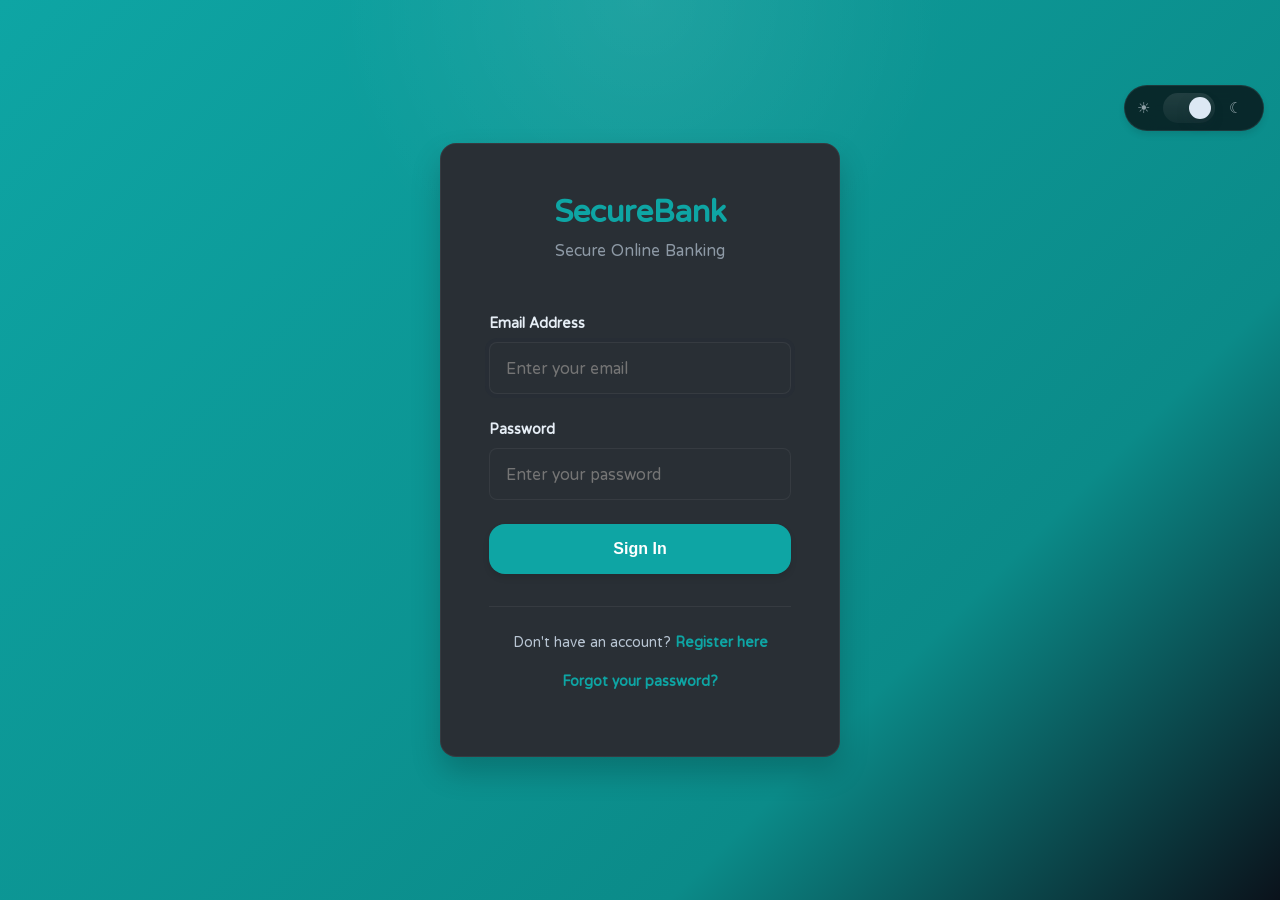
<file: index.html>
<!DOCTYPE html>
<html lang="en">
<head>
    <meta charset="UTF-8">
    <meta name="viewport" content="width=device-width, initial-scale=1.0">
    <meta name="description" content="Secure Online Banking Platform">
    <meta name="theme-color" content="#1a2332">
    <title>SecureBank - Online Banking</title>
    <link rel="preconnect" href="https://fonts.googleapis.com">
    <link rel="preconnect" href="https://fonts.gstatic.com" crossorigin>
    <link href="https://fonts.googleapis.com/css2?family=Huninn&display=swap" rel="stylesheet">
    <script>
        (function () {
            window.__API_BASE__ = '/index.php/api';
            window.__CRUD_BASE__ = '/public/crud_handler.php';
            var key = 'theme';
            var dark = 'dark';
            var light = 'light';
            var theme = localStorage.getItem(key);
            if (theme !== dark && theme !== light) {
                theme = dark;
                localStorage.setItem(key, theme);
            }
            document.documentElement.dataset.theme = theme;
            document.documentElement.classList.toggle(dark, theme === dark);
            document.documentElement.style.colorScheme = theme;
            var meta = document.querySelector('meta[name="theme-color"]');
            if (meta) meta.setAttribute('content', theme === dark ? '#0b0f13' : '#1a2332');
        })();
    </script>
    
    <link rel="stylesheet" href="assets/css/main.css">
    <link rel="stylesheet" href="assets/css/responsive.css">
    <link rel="stylesheet" href="assets/css/components.css">
</head>
<body>
    <div id="app">
        <!-- Login View -->
        <section id="login-view" class="auth-view active">
            <div class="auth-container">
                <div class="auth-card">
                    <div class="auth-header">
                        <h1>SecureBank</h1>
                        <p>Secure Online Banking</p>
                    </div>
                    
                    <form id="login-form" class="auth-form" method="post">
                        <div class="form-group">
                            <label for="login-email">Email Address</label>
                            <input 
                                type="email" 
                                id="login-email" 
                                name="email" 
                                placeholder="Enter your email"
                                required 
                                autofocus
                            >
                            <span class="error-message" id="login-email-error"></span>
                        </div>
                        
                        <div class="form-group">
                            <label for="login-password">Password</label>
                            <input 
                                type="password" 
                                id="login-password" 
                                name="password" 
                                placeholder="Enter your password"
                                required
                            >
                            <span class="error-message" id="login-password-error"></span>
                        </div>
                        
                        <button type="submit" id="login-submit-btn" class="btn btn-primary btn-block">
                            <span>Sign In</span>
                            <span class="loader" style="display: none;"></span>
                        </button>
                        
                        <div class="form-error" id="login-error" style="display: none;"></div>
                    </form>
                    
                    <div class="auth-footer">
                        <p>Don't have an account? <a href="#" onclick="switchView('register')">Register here</a></p>
                        <p><a href="#" onclick="switchView('forgot-password')">Forgot your password?</a></p>
                    </div>
                </div>
            </div>
        </section>
        
        <!-- Register View -->
        <section id="register-view" class="auth-view">
            <div class="auth-container">
                <div class="auth-card">
                    <div class="auth-header">
                        <h1>Create Account</h1>
                        <p>Join SecureBank Today</p>
                    </div>
                    
                    <form id="register-form" class="auth-form" method="post">
                        <div class="form-row">
                            <div class="form-group">
                                <label for="reg-first-name">First Name</label>
                                <input 
                                    type="text" 
                                    id="reg-first-name" 
                                    name="first_name" 
                                    placeholder="First name"
                                    required
                                >
                                <span class="error-message" id="reg-first-name-error"></span>
                            </div>
                            
                            <div class="form-group">
                                <label for="reg-last-name">Last Name</label>
                                <input 
                                    type="text" 
                                    id="reg-last-name" 
                                    name="last_name" 
                                    placeholder="Last name"
                                    required
                                >
                                <span class="error-message" id="reg-last-name-error"></span>
                            </div>
                        </div>
                        
                        <div class="form-group">
                            <label for="reg-email">Email Address</label>
                            <input 
                                type="email" 
                                id="reg-email" 
                                name="email" 
                                placeholder="Enter your email"
                                required
                            >
                            <span class="error-message" id="reg-email-error"></span>
                        </div>
                        
                        <div class="form-group">
                            <label for="reg-dob">Date of Birth</label>
                            <input 
                                type="date" 
                                id="reg-dob" 
                                name="date_of_birth" 
                                required
                            >
                            <span class="error-message" id="reg-dob-error"></span>
                        </div>
                        
                        <div class="form-group">
                            <label for="reg-phone">Phone Number</label>
                            <input 
                                type="tel" 
                                id="reg-phone" 
                                name="phone_number" 
                                placeholder="(123) 456-7890"
                            >
                            <span class="error-message" id="reg-phone-error"></span>
                        </div>
                        
                        <div class="form-group">
                            <label for="reg-password">Password</label>
                            <input 
                                type="password" 
                                id="reg-password" 
                                name="password" 
                                placeholder="Letters and numbers only"
                                required
                            >
                            <div class="password-strength" id="password-strength"></div>
                            <span class="error-message" id="reg-password-error"></span>
                            <small class="form-hint">
                                Password must be at least 8 characters long and contain only letters and numbers.
                            </small>
                        </div>
                        
                        <div class="form-group">
                            <label for="reg-password-confirm">Confirm Password</label>
                            <input 
                                type="password" 
                                id="reg-password-confirm" 
                                name="password_confirm" 
                                placeholder="Confirm your password"
                                required
                            >
                            <span class="error-message" id="reg-password-confirm-error"></span>
                        </div>
                        
                        <div class="form-group checkbox">
                            <input 
                                type="checkbox" 
                                id="terms" 
                                name="terms" 
                                required
                            >
                            <label for="terms">I agree to the Terms of Service and Privacy Policy</label>
                        </div>
                        
                        <button type="submit" id="register-submit-btn" class="btn btn-primary btn-block">
                            <span>Create Account</span>
                            <span class="loader" style="display: none;"></span>
                        </button>
                        
                        <div class="form-error" id="register-error" style="display: none;"></div>
                        <div class="form-success" id="register-success" style="display: none;"></div>
                    </form>
                    
                    <div class="auth-footer">
                        <p>Already have an account? <a href="#" onclick="switchView('login')">Sign in here</a></p>
                    </div>
                </div>
            </div>
        </section>
        
        <!-- Dashboard View -->
        <section id="dashboard-view" class="main-view">
            <nav class="navbar">
                <div class="navbar-brand">
                    <h2>SecureBank</h2>
                </div>
                <ul class="navbar-menu">
                    <li><a href="#" onclick="loadDashboard()">Dashboard</a></li>
                    <li><a href="#" onclick="switchView('transactions')">Transactions</a></li>
                    <li><a href="#" onclick="switchView('profile')">Profile</a></li>
                    <li><a href="#" onclick="logout()" class="btn-logout">Logout</a></li>
                </ul>
            </nav>
            
            <div class="container">
                <header class="dashboard-header">
                    <h1>Welcome, <span id="user-name">User</span>!</h1>
                    <p>Here's your account overview</p>
                </header>
                
                <!-- Accounts Summary -->
                <section class="accounts-section">
                    <h2>Your Accounts</h2>
                    <div id="accounts-grid" class="grid grid-3">
                        <div class="account-card loading">
                            <p>Loading accounts...</p>
                        </div>
                    </div>
                </section>
                
                <!-- Quick Actions -->
                <section class="actions-section">
                    <h2>Quick Actions</h2>
                    <div class="action-buttons">
                        <button class="btn btn-action" onclick="switchView('deposit')">
                            <span class="icon">➕</span>
                            <span>Deposit</span>
                        </button>
                        <button class="btn btn-action" onclick="switchView('withdraw')">
                            <span class="icon">➖</span>
                            <span>Withdraw</span>
                        </button>
                        <button class="btn btn-action" onclick="switchView('transfer')">
                            <span class="icon">↔️</span>
                            <span>Transfer</span>
                        </button>
                        <button class="btn btn-action" onclick="switchView('beneficiaries')">
                            <span class="icon">👥</span>
                            <span>Beneficiaries</span>
                        </button>
                        <button class="btn btn-action" onclick="switchView('open-account')">
                            <span class="icon">🏦</span>
                            <span>Open Account</span>
                        </button>
                    </div>
                </section>
                
                <!-- Recent Transactions -->
                <section class="transactions-section">
                    <h2>Recent Transactions</h2>
                    <div id="recent-transactions" class="transactions-list">
                        <p class="loading">Loading transactions...</p>
                    </div>
                    <div class="section-footer">
                        <a href="#" onclick="switchView('transactions')" class="link">View all transactions →</a>
                    </div>
                </section>
            </div>
        </section>
        
        <!-- Transactions View -->
        <section id="transactions-view" class="main-view">
            <nav class="navbar">
                <div class="navbar-brand">
                    <button onclick="switchView('dashboard')" class="btn-back">Back</button>
                </div>
                <div class="navbar-title">Transaction History</div>
            </nav>
            
            <div class="container">
                <div class="filter-section">
                    <select id="account-filter" class="form-control" onchange="loadTransactionHistory()">
                        <option value="">All Accounts</option>
                    </select>
                </div>
                
                <div id="transactions-container" class="transactions-list">
                    <p class="loading">Loading transactions...</p>
                </div>
                
                <div id="pagination" class="pagination" style="display: none;"></div>
            </div>
        </section>
        
        <!-- Deposit View -->
        <section id="deposit-view" class="transaction-view">
            <nav class="navbar">
                <button onclick="switchView('dashboard')" class="btn-back">Back</button>
                <div class="navbar-title">Deposit Funds</div>
            </nav>
            
            <div class="container form-container">
                <form id="deposit-form" class="transaction-form">
                    <div class="form-group">
                        <label for="deposit-account">Select Account</label>
                        <select id="deposit-account" name="account_id" required>
                            <option value="">Choose an account...</option>
                        </select>
                    </div>
                    
                    <div class="form-group">
                        <label for="deposit-amount">Deposit Amount</label>
                        <div class="input-group">
                            <span class="currency">$</span>
                            <input 
                                type="number" 
                                id="deposit-amount" 
                                name="amount" 
                                placeholder="0.00"
                                min="0.01"
                                max="999999.99"
                                step="0.01"
                                required
                            >
                        </div>
                    </div>
                    
                    <div class="form-group">
                        <label for="deposit-description">Description (Optional)</label>
                        <input 
                            type="text" 
                            id="deposit-description" 
                            name="description" 
                            placeholder="e.g., Paycheck deposit"
                        >
                    </div>
                    
                    <button type="submit" class="btn btn-primary btn-block">Deposit Funds</button>
                    <div class="form-error" id="deposit-error" style="display: none;"></div>
                </form>
            </div>
        </section>
        
        <!-- Withdraw View -->
        <section id="withdraw-view" class="transaction-view">
            <nav class="navbar">
                <button onclick="switchView('dashboard')" class="btn-back">Back</button>
                <div class="navbar-title">Withdraw Funds</div>
            </nav>
            
            <div class="container form-container">
                <form id="withdraw-form" class="transaction-form">
                    <div class="form-group">
                        <label for="withdraw-account">Select Account</label>
                        <select id="withdraw-account" name="account_id" required>
                            <option value="">Choose an account...</option>
                        </select>
                        <span class="account-balance" id="withdraw-balance"></span>
                    </div>
                    
                    <div class="form-group">
                        <label for="withdraw-amount">Withdrawal Amount</label>
                        <div class="input-group">
                            <span class="currency">$</span>
                            <input 
                                type="number" 
                                id="withdraw-amount" 
                                name="amount" 
                                placeholder="0.00"
                                min="0.01"
                                max="999999.99"
                                step="0.01"
                                required
                            >
                        </div>
                    </div>
                    
                    <div class="form-group">
                        <label for="withdraw-description">Description (Optional)</label>
                        <input 
                            type="text" 
                            id="withdraw-description" 
                            name="description" 
                            placeholder="e.g., ATM withdrawal"
                        >
                    </div>
                    
                    <button type="submit" class="btn btn-primary btn-block">Withdraw Funds</button>
                    <div class="form-error" id="withdraw-error" style="display: none;"></div>
                </form>
            </div>
        </section>
        
        <!-- Transfer View -->
        <section id="transfer-view" class="transaction-view">
            <nav class="navbar">
                <button onclick="switchView('dashboard')" class="btn-back">Back</button>
                <div class="navbar-title">Transfer Funds</div>
            </nav>
            
            <div class="container form-container">
                <form id="transfer-form" class="transaction-form">
                    <div class="form-group">
                        <label for="transfer-from">From Account</label>
                        <select id="transfer-from" name="from_account_id" required onchange="updateTransferBalance()">
                            <option value="">Choose an account...</option>
                        </select>
                        <span class="account-balance" id="transfer-balance"></span>
                    </div>
                    
                    <div class="form-group">
                        <label for="transfer-to">To Account</label>
                        <div class="transfer-destination-toggle">
                            <label><input type="radio" name="transfer_destination_type" value="beneficiary" checked onchange="updateTransferDestinationType()"> Saved Beneficiary</label>
                            <label><input type="radio" name="transfer_destination_type" value="my_account" onchange="updateTransferDestinationType()"> My Account</label>
                        </div>
                        <select id="transfer-to" name="to_account_id" required>
                            <option value="">Choose destination...</option>
                        </select>
                    </div>
                    
                    <div class="form-group">
                        <label for="transfer-amount">Transfer Amount</label>
                        <div class="input-group">
                            <span class="currency">$</span>
                            <input 
                                type="number" 
                                id="transfer-amount" 
                                name="amount" 
                                placeholder="0.00"
                                min="0.01"
                                max="999999.99"
                                step="0.01"
                                required
                            >
                        </div>
                    </div>
                    
                    <div class="form-group">
                        <label for="transfer-description">Description (Optional)</label>
                        <input 
                            type="text" 
                            id="transfer-description" 
                            name="description" 
                            placeholder="e.g., Payment to John"
                        >
                    </div>
                    
                    <button type="submit" class="btn btn-primary btn-block">Transfer Funds</button>
                    <div class="form-error" id="transfer-error" style="display: none;"></div>
                </form>
            </div>
        </section>

        <!-- Open Account View -->
        <section id="open-account-view" class="transaction-view">
            <nav class="navbar">
                <button onclick="switchView('dashboard')" class="btn-back">Back</button>
                <div class="navbar-title">Open New Account</div>
            </nav>

            <div class="container form-container">
                <form id="create-account-form" class="transaction-form">
                    <div class="form-group">
                        <label for="create-account-type">Account Type</label>
                        <select id="create-account-type" name="account_type" required>
                            <option value="">Choose an account type...</option>
                            <option value="savings">Savings</option>
                            <option value="checking">Checking</option>
                            <option value="money_market">Money Market</option>
                        </select>
                    </div>

                    <div class="form-group">
                        <small class="form-hint">You can create one account of each type.</small>
                    </div>

                    <button type="submit" class="btn btn-primary btn-block">Create Account</button>
                    <div class="form-error" id="create-account-error" style="display: none;"></div>
                </form>
            </div>
        </section>

        <!-- Manage Accounts View -->
        <section id="manage-accounts-view" class="main-view">
            <nav class="navbar">
                <button onclick="switchView('profile')" class="btn-back">Back</button>
                <div class="navbar-title">Manage Accounts</div>
            </nav>

            <div class="container">
                <div class="manage-accounts-controls">
                    <button class="btn btn-primary" onclick="switchView('open-account')">Open New Account</button>
                </div>

                <div id="manage-accounts-list" class="accounts-list">
                    <p class="loading">Loading accounts...</p>
                </div>
            </div>
        </section>
        
        <!-- Profile View -->
        <section id="profile-view" class="main-view">
            <nav class="navbar">
                <button onclick="switchView('dashboard')" class="btn-back">Back</button>
                <div class="navbar-title">My Profile</div>
            </nav>
            
            <div class="container">
                <div class="profile-section">
                    <h2>Personal Information</h2>
                    <form id="profile-form" class="form-group">
                        <div class="form-row">
                            <div class="form-group">
                                <label for="profile-first-name">First Name</label>
                                <input type="text" id="profile-first-name" name="first_name">
                            </div>
                            <div class="form-group">
                                <label for="profile-last-name">Last Name</label>
                                <input type="text" id="profile-last-name" name="last_name">
                            </div>
                        </div>

                        <div class="form-group">
                            <label for="profile-alias-name">Profile Alias</label>
                            <input type="text" id="profile-alias-name" name="alias_name" placeholder="Alias others can use to find you">
                        </div>
                        
                        <div class="form-group">
                            <label for="profile-email">Email (Cannot be changed)</label>
                            <input type="email" id="profile-email" disabled>
                        </div>
                        
                        <div class="form-group">
                            <label for="profile-phone">Phone Number</label>
                            <input type="tel" id="profile-phone" name="phone_number">
                        </div>
                        
                        <div class="form-row">
                            <div class="form-group">
                                <label for="profile-city">City</label>
                                <input type="text" id="profile-city" name="city">
                            </div>
                            <div class="form-group">
                                <label for="profile-state">State</label>
                                <input type="text" id="profile-state" name="state">
                            </div>
                        </div>
                        
                        <button type="submit" class="btn btn-primary">Save Changes</button>
                        <div class="form-error" id="profile-error" style="display: none;"></div>
                    </form>
                </div>

                <div class="accounts-section small">
                    <h2>Accounts</h2>
                    <button class="btn btn-secondary" onclick="switchView('manage-accounts')">Manage Accounts</button>
                </div>
                
                <div class="security-section">
                    <h2>Security</h2>
                    <button class="btn btn-secondary" onclick="switchView('change-password')">
                        Change Password
                    </button>
                </div>
                
                <div class="danger-section">
                    <h2>Danger Zone</h2>
                    <button class="btn btn-danger" onclick="confirmDeactivate()">
                        Deactivate Account
                    </button>
                </div>
            </div>
        </section>
    </div>
    
    <!-- Toast Notifications -->
    <div id="toast-container" class="toast-container"></div>
    
    <!-- Scripts -->
    <script src="assets/js/theme.js"></script>
    <script src="assets/js/utils.js?v=20260526-1"></script>
    <script src="assets/js/validation.js?v=20260526-1"></script>
    <script src="assets/js/api.js?v=20260526-1"></script>
    <script src="assets/js/auth.js?v=20260526-1"></script>
    <script src="assets/js/transactions.js?v=20260526-1"></script>
    <script src="assets/js/app.js?v=20260526-1"></script>
</body>
</html>
</file>
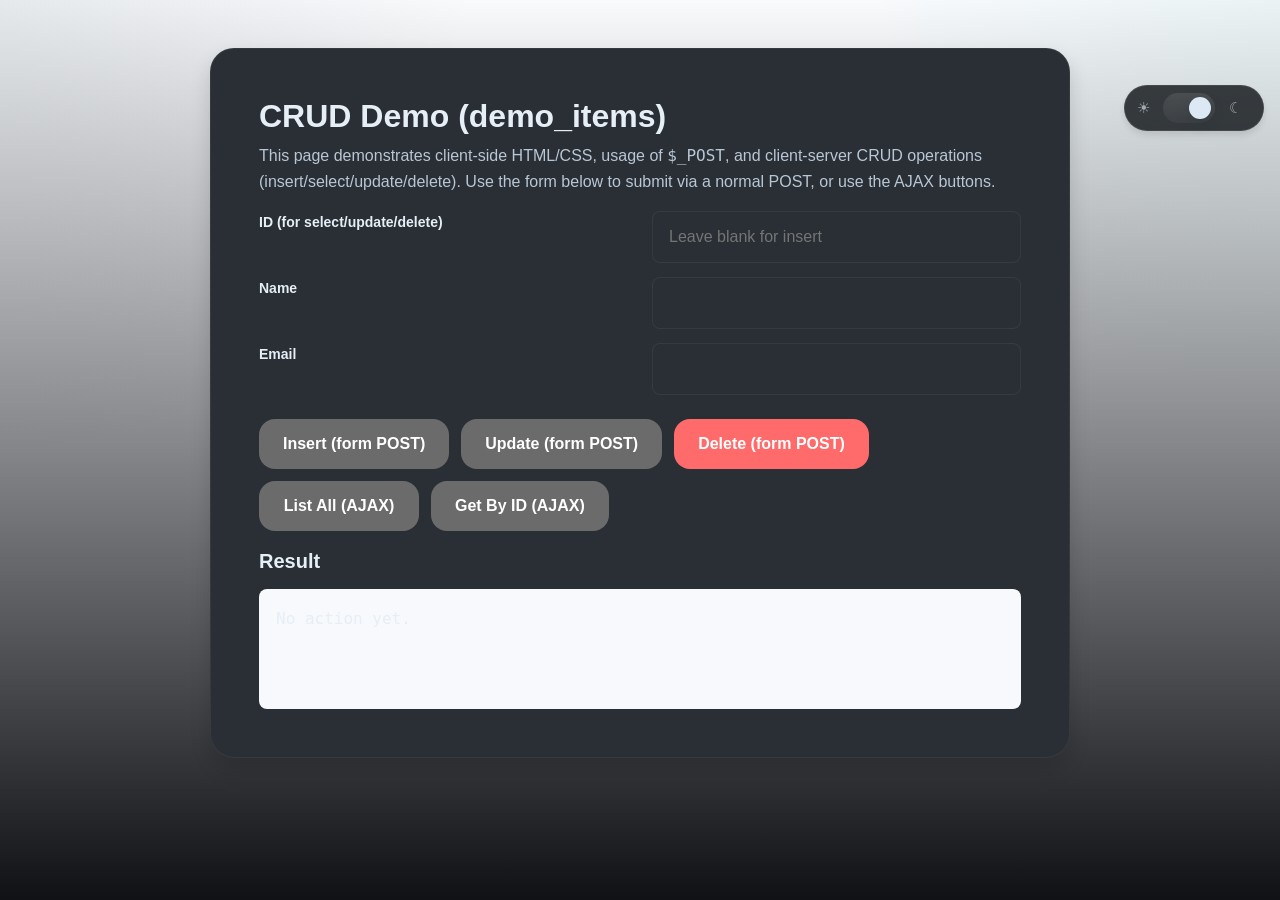
<file: public/crud_demo.html>
<!DOCTYPE html>
<html lang="en">
<head>
    <meta charset="utf-8" />
    <meta name="viewport" content="width=device-width,initial-scale=1" />
    <title>CRUD Demo - Demo Items</title>
    <script>
        (function () {
            var key = 'theme';
            var dark = 'dark';
            var light = 'light';
            var theme = localStorage.getItem(key);
            if (theme !== dark && theme !== light) {
                theme = dark;
                localStorage.setItem(key, theme);
            }
            document.documentElement.dataset.theme = theme;
            document.documentElement.classList.toggle(dark, theme === dark);
            document.documentElement.style.colorScheme = theme;
        })();
    </script>
    <link rel="stylesheet" href="../assets/css/main.css">
    <style>
        body { padding: var(--spacing-lg); }
        .demo-container {
            max-width: 860px;
            margin: 24px auto;
            padding: var(--spacing-2xl);
            background: var(--color-surface);
            border-radius: var(--radius-xl);
            box-shadow: var(--shadow-lg);
            border: 1px solid var(--color-border);
            animation: fadeUp 360ms var(--ease-standard) both;
        }
        .demo-container h1 { margin-bottom: var(--spacing-sm); }
        .demo-container p { color: var(--color-text-secondary); }
        .demo-actions {
            display: flex;
            gap: 12px;
            flex-wrap: wrap;
            margin-top: var(--spacing-lg);
            margin-bottom: 18px;
        }
        .demo-actions .btn { min-width: 160px; }
        .results { margin-top: 16px; }
        pre {
            white-space: pre-wrap;
            word-break: break-word;
            background: #f7f9fc;
            padding: 16px;
            border-radius: var(--radius-md);
            border: 1px solid var(--color-border);
            min-height: 120px;
        }
        .form-row { margin-bottom: 14px; }
        .form-row label { margin-bottom: 8px; }
    </style>
</head>
<body>
    <div class="demo-container card">
        <h1>CRUD Demo (demo_items)</h1>
        <p>This page demonstrates client-side HTML/CSS, usage of <code>$_POST</code>, and client-server CRUD operations (insert/select/update/delete). Use the form below to submit via a normal POST, or use the AJAX buttons.</p>

        <form id="crud-form" method="post" action="/public/crud_handler.php">
            <input type="hidden" name="action" id="form-action" value="insert">

            <div class="form-row">
                <label for="item-id">ID (for select/update/delete)</label>
                <input type="number" id="item-id" name="id" placeholder="Leave blank for insert" />
            </div>

            <div class="form-row">
                <label for="item-name">Name</label>
                <input type="text" id="item-name" name="name" required />
            </div>

            <div class="form-row">
                <label for="item-email">Email</label>
                <input type="email" id="item-email" name="email" required />
            </div>

            <div class="demo-actions">
                <button type="submit" onclick="document.getElementById('form-action').value='insert'" class="btn">Insert (form POST)</button>
                <button type="submit" onclick="document.getElementById('form-action').value='update'" class="btn">Update (form POST)</button>
                <button type="submit" onclick="document.getElementById('form-action').value='delete'" class="btn btn-danger">Delete (form POST)</button>
                <button type="button" id="btn-list" class="btn">List All (AJAX)</button>
                <button type="button" id="btn-get" class="btn">Get By ID (AJAX)</button>
            </div>
        </form>

        <div class="results">
            <h3>Result</h3>
            <pre id="result-output">No action yet.</pre>
        </div>
    </div>

    <script>
        (function () {
            var base = (window.__CRUD_BASE__ || '/public/crud_handler.php').replace(/\/$/, '');
            var form = document.getElementById('crud-form');
            if (form) {
                form.action = base;
            }
        })();
    </script>
    <script src="../assets/js/theme.js"></script>
    <script src="../assets/js/crud.js?v=20260525-1"></script>
</body>
</html>
</file>
<file: assets/css/main.css>
/**
 * Main Stylesheet - Secure Banking Application
 * Color Palette: Formal, corporate, high-trust
 * Base Colors: Off-whites, slate grays
 * Accents: Deep navy, subtle green, muted red
 */

:root {
    /* Primary Colors */
    --color-primary: #182433;
    --color-primary-dark: #0f1722;
    --color-primary-light: #2d425b;
    
    /* Secondary Colors */
    --color-secondary: #0f7f7a;
    --color-success: #2f7d46;
    --color-warning: #f57f17;
    --color-error: #c62828;
    
    /* Neutral Colors */
    --color-bg: #f5f7fa;
    --color-surface: #e8e8e8;
    --color-text-primary: #1a1a1a;
    --color-text-secondary: #666666;
    --color-text-light: #999999;
    --color-border: #dbe1ea;
    --color-border-dark: #c9d2de;
    
    /* Typography */
    --font-family: 'Huninn', -apple-system, BlinkMacSystemFont, 'Segoe UI', Roboto, Oxygen, Ubuntu, Cantarell, sans-serif;
    --font-size-xs: 0.75rem;
    --font-size-sm: 0.875rem;
    --font-size-base: 1rem;
    --font-size-lg: 1.125rem;
    --font-size-xl: 1.25rem;
    --font-size-2xl: 1.5rem;
    --font-size-3xl: 2rem;
    
    /* Spacing */
    --spacing-xs: 0.25rem;
    --spacing-sm: 0.5rem;
    --spacing-md: 1rem;
    --spacing-lg: 1.5rem;
    --spacing-xl: 2rem;
    --spacing-2xl: 3rem;
    
    /* Shadows */
    --shadow-sm: 0 1px 2px rgba(0, 0, 0, 0.05);
    --shadow-md: 0 4px 6px rgba(0, 0, 0, 0.1);
    --shadow-lg: 0 10px 20px rgba(0, 0, 0, 0.15);
    --shadow-xl: 0 15px 30px rgba(0, 0, 0, 0.2);
    
    /* Transitions */
    --transition-fast: 150ms ease-in-out;
    --transition-base: 250ms ease-in-out;
    --transition-slow: 350ms ease-in-out;
    
    /* Border Radius */
    --radius-sm: 0.25rem;
    --radius-md: 0.5rem;
    --radius-lg: 1rem;
    --radius-xl: 1.5rem;

    /* Motion */
    --ease-standard: cubic-bezier(0.2, 0.8, 0.2, 1);
}

/* Reset & Base Styles */
* {
    margin: 0;
    padding: 0;
    box-sizing: border-box;
}

html {
    font-size: 16px;
    -webkit-font-smoothing: antialiased;
    -moz-osx-font-smoothing: grayscale;
    scroll-behavior: smooth;
}

body {
    font-family: var(--font-family);
    font-size: var(--font-size-base);
    line-height: 1.6;
    color: var(--color-text-primary);
    background:
        radial-gradient(circle at top left, rgba(24, 36, 51, 0.08), transparent 30%),
        radial-gradient(circle at top right, rgba(15, 127, 122, 0.06), transparent 26%),
        linear-gradient(180deg, #f8fafc 0%, var(--color-bg) 100%);
    min-height: 100vh;
    position: relative;
}

body::before,
body::after {
    content: '';
    position: fixed;
    inset: auto;
    width: 22rem;
    height: 22rem;
    border-radius: 50%;
    pointer-events: none;
    filter: blur(60px);
    opacity: 0.28;
    z-index: -1;
}

body::before {
    top: -8rem;
    right: -6rem;
    background: rgba(15, 127, 122, 0.22);
}

body::after {
    bottom: -10rem;
    left: -8rem;
    background: rgba(24, 36, 51, 0.18);
}

input:focus,
select:focus,
textarea:focus,
button:focus {
    outline: none;
}

:focus-visible {
    outline: 2px solid rgba(24, 36, 51, 0.35);
    outline-offset: 2px;
}

/* Typography */
h1, h2, h3, h4, h5, h6 {
    font-weight: 600;
    line-height: 1.2;
    margin-bottom: var(--spacing-md);
}

h1 { font-size: var(--font-size-3xl); }
h2 { font-size: var(--font-size-2xl); }
h3 { font-size: var(--font-size-xl); }
h4 { font-size: var(--font-size-lg); }
h5 { font-size: var(--font-size-base); }
h6 { font-size: var(--font-size-sm); }

p {
    margin-bottom: var(--spacing-md);
}

a {
    color: var(--color-primary);
    text-decoration: none;
    transition: color var(--transition-fast), opacity var(--transition-fast);
}

a:hover {
    color: var(--color-primary-light);
}

/* Buttons */
.btn {
    display: inline-flex;
    align-items: center;
    justify-content: center;
    gap: var(--spacing-sm);
    padding: var(--spacing-md) var(--spacing-lg);
    font-size: var(--font-size-base);
    font-weight: 600;
    border: none;
    border-radius: var(--radius-lg);
    cursor: pointer;
    transition: transform var(--transition-base), box-shadow var(--transition-base), background-color var(--transition-base), color var(--transition-base), border-color var(--transition-base);
    text-decoration: none;
    white-space: nowrap;
}

.btn:disabled {
    opacity: 0.6;
    cursor: not-allowed;
}

.btn-primary {
    background-color: var(--color-primary);
    color: #ffffff;
    box-shadow: var(--shadow-md);
}

.btn-primary:hover:not(:disabled) {
    background-color: var(--color-primary-dark);
    box-shadow: var(--shadow-lg);
    transform: translateY(-2px);
}

.btn-secondary {
    background-color: var(--color-primary);
    color: #ffffff;
    border: 1px solid var(--color-border);
}

.btn-secondary:hover:not(:disabled) {
    background-color: #e8e8e8;
}

.btn-danger {
    background-color: var(--color-error);
    color: #ffffff;
}

.btn-danger:hover:not(:disabled) {
    background-color: #b71c1c;
}

.btn-block {
    width: 100%;
}

.btn-action {
    flex-direction: column;
    padding: var(--spacing-lg);
    font-size: var(--font-size-sm);
    background-color: var(--color-surface);
    border: 2px solid var(--color-border);
    color: var(--color-text-primary);
    min-height: 110px;
    box-shadow: var(--shadow-sm);
}

.btn-action:hover {
    border-color: var(--color-primary);
    background-color: var(--color-primary);
    color: #ffffff;
    transform: translateY(-2px);
    box-shadow: var(--shadow-lg);
}

.btn-back {
    background: var(--color-surface);
    border: none;
    border-radius: 999px;
    color: var(--color-primary);
    cursor: pointer;
    font-size: var(--font-size-lg);
    padding: var(--spacing-sm);
}

.btn-back:hover {
    border-color: var(--color-primary);
    background-color: var(--color-primary);
    color: #ffffff;
    transform: translateY(-2px);
    box-shadow: var(--shadow-lg);
}

.btn-logout {
    background-color: var(--color-error);
    color: #ffffff;
    padding: var(--spacing-sm) var(--spacing-md);
    border-radius: 999px;
}

.btn-logout:hover {
    background-color: #b71c1c;
}

/* Loader/Spinner */
.loader {
    display: inline-block;
    width: 16px;
    height: 16px;
    border: 2px solid rgba(255, 255, 255, 0.3);
    border-radius: 50%;
    border-top-color: #ffffff;
    animation: spin 0.8s linear infinite;
}

@keyframes spin {
    to { transform: rotate(360deg); }
}

/* Forms */
.form-group {
    margin-bottom: var(--spacing-lg);
}

.form-row {
    display: grid;
    grid-template-columns: 1fr 1fr;
    gap: var(--spacing-lg);
}

label {
    display: block;
    margin-bottom: var(--spacing-sm);
    font-weight: 600;
    color: var(--color-text-primary);
    font-size: var(--font-size-sm);
}

input,
select,
textarea {
    width: 100%;
    padding: var(--spacing-md);
    border: 2px solid var(--color-border);
    border-radius: var(--radius-md);
    font-family: var(--font-family);
    font-size: var(--font-size-base);
    color: var(--color-text-primary);
    background-color: var(--color-surface);
    transition: border-color var(--transition-fast), box-shadow var(--transition-fast), transform var(--transition-fast);
}

input:focus,
select:focus,
textarea:focus {
    border-color: var(--color-primary);
    box-shadow: 0 0 0 4px rgba(24, 36, 51, 0.08);
}

input[type="checkbox"],
input[type="radio"] {
    width: auto;
    margin-right: var(--spacing-sm);
}

.form-control {
    width: 100%;
    padding: var(--spacing-md);
    border: 1px solid var(--color-border);
    border-radius: var(--radius-md);
    font-size: var(--font-size-base);
}

.form-hint {
    display: block;
    margin-top: var(--spacing-sm);
    font-size: var(--font-size-sm);
    color: var(--color-text-light);
}

.form-error {
    margin-top: var(--spacing-md);
    padding: var(--spacing-md);
    background-color: #ffebee;
    border: 1px solid #ffcdd2;
    border-radius: var(--radius-md);
    color: #c62828;
}

.form-success {
    margin-top: var(--spacing-md);
    padding: var(--spacing-md);
    background-color: #e8f5e9;
    border: 1px solid #a5d6a7;
    border-radius: var(--radius-md);
    color: #2e7d32;
    font-weight: 600;
    text-align: center;
    animation: fadeUp 320ms var(--ease-standard) both;
}

.error-message {
    display: block;
    color: var(--color-error);
    font-size: var(--font-size-sm);
    margin-top: var(--spacing-sm);
}

.password-strength {
    display: none;
    margin-top: var(--spacing-sm);
    font-size: var(--font-size-sm);
    font-weight: 600;
}

.checkbox {
    display: flex;
    align-items: center;
    margin-bottom: var(--spacing-lg);
}

.checkbox label {
    margin: 0;
    margin-left: var(--spacing-sm);
}

.input-group {
    position: relative;
    display: flex;
    align-items: center;
}

.currency {
    position: absolute;
    left: var(--spacing-md);
    color: var(--color-text-light);
    pointer-events: none;
}

.input-group input {
    padding-left: calc(var(--spacing-md) + 1.5rem);
}

/* Authentication Views */
.auth-view {
    display: none;
    min-height: 100vh;
    background:
        radial-gradient(circle at top, rgba(255, 255, 255, 0.08), transparent 28%),
        linear-gradient(135deg, var(--color-primary) 0%, var(--color-primary-dark) 72%, #0b121b 100%);
    padding: var(--spacing-2xl) var(--spacing-lg);
}

.auth-view.active {
    display: flex;
    align-items: center;
    justify-content: center;
}

.auth-container {
    width: 100%;
    max-width: 400px;
}

.auth-card {
    background-color: var(--color-surface);
    border-radius: var(--radius-lg);
    box-shadow: var(--shadow-xl);
    padding: var(--spacing-2xl);
    border: 1px solid rgba(255, 255, 255, 0.3);
    animation: floatIn 420ms var(--ease-standard) both;
}

.auth-header {
    text-align: center;
    margin-bottom: var(--spacing-2xl);
}

.auth-header h1 {
    color: var(--color-primary);
    margin-bottom: var(--spacing-sm);
}

.auth-header p {
    color: var(--color-text-light);
    margin: 0;
}

.auth-form {
    margin-bottom: var(--spacing-xl);
}

.auth-footer {
    text-align: center;
    border-top: 1px solid var(--color-border);
    padding-top: var(--spacing-lg);
}

.auth-footer p {
    margin-bottom: var(--spacing-md);
    color: var(--color-text-secondary);
    font-size: var(--font-size-sm);
}

.auth-footer a {
    color: var(--color-primary);
    font-weight: 600;
}

/* Main Views */
.main-view,
.transaction-view {
    display: none;
    min-height: 100vh;
    background-color: var(--color-bg);
}

.main-view.active,
.transaction-view.active {
    display: block;
    animation: fadeUp 320ms var(--ease-standard) both;
}

.navbar {
    background-color: rgba(255, 255, 255, 0.88);
    backdrop-filter: blur(14px);
    border-bottom: 1px solid rgba(219, 225, 234, 0.9);
    padding: 1.2rem var(--spacing-xl);
    display: flex;
    justify-content: space-between;
    align-items: center;
    box-shadow: var(--shadow-sm);
    position: sticky;
    top: 0;
    z-index: 100;
    margin-bottom: var(--spacing-sm);
}

.navbar-brand h2 {
    color: var(--color-primary);
    margin: 0;
    padding: var(--spacing-sm);
}

.navbar-title {
    flex-grow: 1;
    text-align: center;
    font-size: var(--font-size-lg);
    font-weight: 600;
    color: var(--color-text-primary);
}

.navbar-menu {
    list-style: none;
    display: flex;
    gap: var(--spacing-lg);
    align-items: center;
}

.navbar-menu a {
    color: var(--color-text-primary);
    font-weight: 500;
    transition: color var(--transition-fast);
}

.navbar-menu a:hover {
    color: var(--color-primary);
}

.container {
    max-width: 1160px;
    margin: 0 auto;
    padding: var(--spacing-2xl) var(--spacing-lg) 4rem;
}

.form-container {
    max-width: 600px;
}

/* Dashboard Header */
.dashboard-header {
    text-align: center;
    margin-bottom: var(--spacing-2xl);
    animation: fadeUp 420ms var(--ease-standard) both;
}

.dashboard-header h1 {
    color: var(--color-primary);
    margin-bottom: var(--spacing-sm);
}

.dashboard-header p {
    color: var(--color-text-light);
    margin: 0;
}

/* Accounts Section */
.accounts-section,
.actions-section,
.transactions-section,
.security-section,
.danger-section {
    margin-top: var(--spacing-2xl);
}

.accounts-section h2,
.actions-section h2,
.transactions-section h2 {
    color: var(--color-primary);
    margin-bottom: var(--spacing-lg);
    border-bottom: 2px solid var(--color-border);
    padding-bottom: var(--spacing-md);
}

/* Grid Layout */
.grid {
    display: grid;
    gap: var(--spacing-lg);
}

.grid-3 {
    grid-template-columns: repeat(3, 1fr);
}

/* Account Cards */
.account-card {
    background-color: var(--color-surface);
    border-radius: var(--radius-lg);
    border: 1px solid var(--color-border);
    border-top: 3px solid var(--color-primary);
    padding: var(--spacing-lg);
    box-shadow: var(--shadow-md);
    transition: all var(--transition-base);
    cursor: pointer;
}

.account-card:hover {
    transform: translateY(-3px);
    box-shadow: var(--shadow-lg);
}

.account-card.loading {
    background: linear-gradient(90deg, #eef2f7 0%, #f8fafc 50%, #eef2f7 100%);
    border: none;
    color: var(--color-text-light);
}

.account-header {
    display: flex;
    justify-content: space-between;
    align-items: start;
    margin-bottom: var(--spacing-md);
}

.account-header h3 {
    margin: 0;
    color: var(--color-primary);
}

.account-status {
    font-size: var(--font-size-sm);
    padding: var(--spacing-sm) var(--spacing-md);
    border-radius: var(--radius-md);
}

.status-active {
    background-color: #e8f5e9;
    color: var(--color-success);
}

.status-inactive,
.status-closed {
    background-color: #fff3e0;
    color: var(--color-warning);
}

.status-suspended {
    background-color: #ffebee;
    color: var(--color-error);
}

.account-number {
    color: var(--color-text-light);
    font-size: var(--font-size-sm);
    margin-bottom: var(--spacing-md);
    font-family: 'Courier New', monospace;
}

.account-balance {
    font-size: var(--font-size-2xl);
    font-weight: 700;
    color: var(--color-success);
    margin: var(--spacing-md) 0;
}

.account-footer {
    border-top: 1px solid var(--color-border);
    padding-top: var(--spacing-md);
    color: var(--color-text-light);
    font-size: var(--font-size-sm);
}

/* Action Buttons */
.action-buttons {
    display: grid;
    grid-template-columns: repeat(4, 1fr);
    gap: var(--spacing-lg);
    margin-bottom: var(--spacing-2xl);
}

.action-buttons .btn-action:nth-child(1) { animation: fadeUp 280ms var(--ease-standard) both; }
.action-buttons .btn-action:nth-child(2) { animation: fadeUp 340ms var(--ease-standard) both; }
.action-buttons .btn-action:nth-child(3) { animation: fadeUp 400ms var(--ease-standard) both; }
.action-buttons .btn-action:nth-child(4) { animation: fadeUp 460ms var(--ease-standard) both; }

/* Transactions List */
.transactions-list {
    margin-bottom: var(--spacing-xl);
}

.transaction-item {
    display: flex;
    justify-content: space-between;
    align-items: center;
    padding: var(--spacing-lg);
    background-color: var(--color-surface);
    border: 1px solid var(--color-border);
    border-radius: var(--radius-lg);
    margin-bottom: var(--spacing-md);
    box-shadow: var(--shadow-sm);
    transition: transform var(--transition-fast), box-shadow var(--transition-fast), border-color var(--transition-fast);
}

.transaction-item:last-child {
    margin-bottom: 0;
}

.transaction-item:hover {
    transform: translateY(-2px);
    box-shadow: var(--shadow-md);
    border-color: var(--color-border-dark);
}

.transaction-item.detailed {
    justify-content: flex-start;
    gap: var(--spacing-lg);
    align-items: flex-start;
}

.transaction-icon {
    font-size: var(--font-size-2xl);
    width: 50px;
    height: 50px;
    display: flex;
    align-items: center;
    justify-content: center;
    background-color: var(--color-bg);
    border-radius: var(--radius-lg);
}

.transaction-info {
    flex-grow: 1;
}

.transaction-details {
    flex-grow: 1;
    min-width: 0;
}

.transaction-type {
    font-weight: 700;
    color: var(--color-primary);
    margin-bottom: var(--spacing-xs);
}

.transaction-description {
    color: var(--color-text-secondary);
    margin-bottom: var(--spacing-xs);
}

.transaction-date {
    font-size: var(--font-size-sm);
    color: var(--color-text-light);
}

.transaction-reference {
    font-size: var(--font-size-xs);
    color: var(--color-text-light);
}

.transaction-amount {
    font-weight: 700;
    font-size: var(--font-size-lg);
    text-align: right;
    min-width: 100px;
}

.transaction-amount.positive {
    color: var(--color-success);
}

.transaction-amount.negative {
    color: var(--color-error);
}

.transaction-status {
    text-align: right;
}

.status {
    display: inline-block;
    padding: var(--spacing-sm) var(--spacing-md);
    border-radius: var(--radius-md);
    font-size: var(--font-size-xs);
    font-weight: 600;
}

.status-completed {
    background-color: #e8f5e9;
    color: var(--color-success);
}

.status-pending {
    background-color: #fff3e0;
    color: var(--color-warning);
}

.status-failed {
    background-color: #ffebee;
    color: var(--color-error);
}

.empty {
    text-align: center;
    padding: var(--spacing-2xl);
    color: var(--color-text-light);
}

.section-footer {
    text-align: center;
    margin-top: var(--spacing-lg);
}

.link {
    color: var(--color-primary);
    font-weight: 600;
}

/* Toast Notifications */
.toast-container {
    position: fixed;
    top: var(--spacing-lg);
    right: var(--spacing-lg);
    z-index: 9999;
}

.toast {
    background-color: var(--color-surface);
    padding: var(--spacing-lg);
    border-radius: var(--radius-lg);
    box-shadow: var(--shadow-lg);
    margin-bottom: var(--spacing-md);
    min-width: 300px;
    transform: translateX(400px);
    transition: transform var(--transition-base);
}

.toast.show {
    transform: translateX(0);
}

.toast-success {
    border-left: 4px solid var(--color-success);
    color: var(--color-success);
}

.toast-error {
    border-left: 4px solid var(--color-error);
    color: var(--color-error);
}

.toast-warning {
    border-left: 4px solid var(--color-warning);
    color: var(--color-warning);
}

.toast-info {
    border-left: 4px solid var(--color-primary);
    color: var(--color-primary);
}

/* Filter Section */
.filter-section {
    margin-bottom: var(--spacing-lg);
    display: flex;
    gap: var(--spacing-md);
}

.filter-section select {
    flex: 1;
    max-width: 300px;
}

/* Pagination */
.pagination {
    display: flex;
    justify-content: center;
    gap: var(--spacing-md);
    margin-top: var(--spacing-2xl);
    flex-wrap: wrap;
}

.pagination .btn {
    padding: var(--spacing-md) var(--spacing-lg);
    background-color: var(--color-surface);
    color: var(--color-text-primary);
    border: 1px solid var(--color-border);
}

.pagination .btn.active {
    background-color: var(--color-primary);
    color: #ffffff;
    border-color: var(--color-primary);
}

/* Account Balance Display */
.account-balance {
    display: block;
    font-size: var(--font-size-sm);
    color: var(--color-text-light);
    margin-top: var(--spacing-sm);
}

/* Profile Section */
.profile-section,
.security-section,
.danger-section {
    background-color: var(--color-surface);
    padding: var(--spacing-lg);
    border-radius: var(--radius-lg);
    box-shadow: var(--shadow-sm);
}

.profile-section h2,
.security-section h2,
.danger-section h2 {
    color: var(--color-primary);
    margin-bottom: var(--spacing-lg);
    font-size: var(--font-size-xl);
}

/* Loading indicator */
.loading {
    text-align: center;
    color: var(--color-text-light);
    padding: var(--spacing-2xl);
    animation: pulse 2s infinite;
}

@keyframes pulse {
    0%, 100% { opacity: 1; }
    50% { opacity: 0.7; }
}

@keyframes fadeUp {
    from {
        opacity: 0;
        transform: translateY(14px);
    }

    to {
        opacity: 1;
        transform: translateY(0);
    }
}

@keyframes floatIn {
    from {
        opacity: 0;
        transform: translateY(18px) scale(0.99);
    }

    to {
        opacity: 1;
        transform: translateY(0) scale(1);
    }
}

@media (prefers-reduced-motion: reduce) {
    * {
        animation-duration: 0.01ms !important;
        animation-iteration-count: 1 !important;
        transition-duration: 0.01ms !important;
    }

    .auth-card,
    .main-view.active,
    .transaction-view.active,
    .dashboard-header,
    #theme-toggle,
    .btn-action,
    .action-buttons .btn-action,
    .account-card,
    .transaction-item {
        animation: none !important;
    }
}

/* Dark theme overrides - applied when `dark` class is on <html> or <body> */
.dark, html.dark {
    --color-bg: #0f1115;
    --color-surface: #292f35;
    --color-text-primary: #e6eef6;
    --color-text-secondary: #b9c6d4;
    --color-text-light: #8e9aa6;
    --color-primary: #0ea5a4;
    --color-primary-dark: #0b8b89;
    --color-primary-light: #35b7b5;
    --color-border: rgba(255,255,255,0.06);
    --color-border-dark: rgba(255,255,255,0.08);
    --color-success: #2fc48a;
    --color-warning: #ffb84d;
    --color-error: #ff6b6b;
    background-color: var(--color-bg);
}

:root[data-theme="dark"] {
    color-scheme: dark;
}

:root[data-theme="light"] {
    color-scheme: light;
}

/* Navbar tweaks in dark mode */
.dark .navbar {
    background-color: rgba(6, 10, 14, 0.6);
    border-bottom-color: rgba(255,255,255,0.03);
    color: var(--color-text-primary);
}

/* Input/surface adjustments for dark */
.dark input,
.dark select,
.dark textarea,
.dark .auth-card,
.dark .account-card,
.dark .transaction-item,
.dark .profile-section {
    background-color: var(--color-surface);
    color: var(--color-text-primary);
    border: 1px solid var(--color-border);
}

/* Floating theme toggle */
#theme-toggle {
    position: fixed;
    margin-top: 10px;
    top: 75px;
    right: 16px;
    min-width: 140px;
    height: 46px;
    border-radius: 999px;
    background: rgba(255, 255, 255, 0.72);
    border: 1px solid rgba(24, 36, 51, 0.1);
    display: inline-flex;
    align-items: center;
    gap: 10px;
    padding: 6px 10px 6px 8px;
    font: inherit;
    cursor: pointer;
    z-index: 2200;
    transition: background-color var(--transition-fast), border-color var(--transition-fast), transform var(--transition-fast), box-shadow var(--transition-fast);
    box-shadow: var(--shadow-md);
    backdrop-filter: blur(14px);
    color: var(--color-text-primary);
    animation: floatIn 420ms var(--ease-standard) both;
}

#theme-toggle:hover {
    transform: translateY(-1px);
    box-shadow: var(--shadow-lg);
}

#theme-toggle:focus-visible {
    outline: 2px solid rgba(24, 36, 51, 0.25);
    outline-offset: 2px;
}

#theme-toggle .theme-toggle-icon {
    width: 20px;
    text-align: center;
    font-size: 0.95rem;
    line-height: 1;
    color: var(--color-text-light);
    opacity: 0.85;
}

#theme-toggle .theme-toggle-track {
    width: 52px;
    height: 30px;
    border-radius: 999px;
    padding: 4px;
    background: linear-gradient(180deg, rgba(24, 36, 51, 0.12), rgba(24, 36, 51, 0.06));
    display: inline-flex;
    align-items: center;
}

#theme-toggle .theme-toggle-thumb {
    width: 22px;
    height: 22px;
    border-radius: 50%;
    background: var(--color-primary);
    box-shadow: 0 6px 14px rgba(24, 36, 51, 0.22);
    transform: translateX(0);
    transition: transform var(--transition-fast), background var(--transition-fast);
}

#theme-toggle .theme-toggle-label {
    font-size: var(--font-size-sm);
    font-weight: 700;
    letter-spacing: 0.01em;
}

#theme-toggle[data-theme="dark"] {
    background: rgba(8, 12, 16, 0.78);
    border-color: rgba(255, 255, 255, 0.08);
    color: #eef4fb;
}

#theme-toggle[data-theme="dark"] .theme-toggle-icon {
    color: rgba(230, 238, 246, 0.72);
}

#theme-toggle[data-theme="dark"] .theme-toggle-track {
    background: linear-gradient(180deg, rgba(255, 255, 255, 0.1), rgba(255, 255, 255, 0.04));
}

#theme-toggle[data-theme="dark"] .theme-toggle-thumb {
    transform: translateX(22px);
    background: #dce8f4;
}

@media (max-width: 640px) {
    #theme-toggle {
        min-width: 0;
        width: 46px;
        padding: 6px;
        justify-content: center;
    }

    #theme-toggle .theme-toggle-label,
    #theme-toggle .theme-toggle-icon-sun {
        display: none;
    }

    #theme-toggle .theme-toggle-icon-moon {
        order: 3;
    }
}
</file>
<file: assets/css/responsive.css>
/**
 * Responsive Design - Mobile First Approach
 */

/* Tablet (768px and up) */
@media (max-width: 1024px) {
    .grid-3 {
        grid-template-columns: repeat(2, 1fr);
    }
    
    .action-buttons {
        grid-template-columns: repeat(2, 1fr);
    }
    
    .navbar-menu {
        gap: var(--spacing-md);
    }
    
    .container {
        padding: var(--spacing-xl) var(--spacing-md);
    }
}

/* Mobile (576px and down) */
@media (max-width: 768px) {
    :root {
        --font-size-base: 14px;
        --spacing-lg: 1rem;
        --spacing-xl: 1.5rem;
    }
    
    /* Hide on mobile */
    .navbar-menu {
        display: none;
    }
    
    /* Buttons */
    .btn {
        padding: var(--spacing-md) var(--spacing-md);
        font-size: var(--font-size-sm);
    }
    
    .btn-block {
        width: 100%;
    }
    
    /* Forms */
    .form-row {
        grid-template-columns: 1fr;
        gap: var(--spacing-md);
    }
    
    /* Auth */
    .auth-container {
        max-width: 100%;
        padding: var(--spacing-lg);
    }
    
    .auth-card {
        padding: var(--spacing-lg);
    }
    
    .auth-header h1 {
        font-size: var(--font-size-2xl);
    }
    
    /* Main View */
    .container {
        padding: var(--spacing-lg) var(--spacing-md);
        max-width: 100%;
    }
    
    /* Dashboard */
    .dashboard-header h1 {
        font-size: var(--font-size-2xl);
    }
    
    /* Grid */
    .grid-3 {
        grid-template-columns: 1fr;
    }
    
    /* Action Buttons */
    .action-buttons {
        grid-template-columns: repeat(2, 1fr);
        gap: var(--spacing-md);
    }
    
    .btn-action {
        padding: var(--spacing-md);
        font-size: var(--font-size-xs);
    }
    
    .btn-action .icon {
        font-size: var(--font-size-lg);
    }
    
    /* Account Cards */
    .account-card {
        padding: var(--spacing-md);
    }
    
    .account-header {
        flex-direction: column;
        gap: var(--spacing-md);
    }
    
    /* Transactions */
    .transaction-item {
        flex-direction: column;
        gap: var(--spacing-md);
        padding: var(--spacing-md);
    }
    
    .transaction-item.detailed {
        flex-wrap: wrap;
    }
    
    .transaction-amount {
        align-self: flex-end;
    }
    
    .transaction-amount.detailed {
        order: -1;
        align-self: flex-start;
    }
    
    /* Navbar */
    .navbar {
        flex-wrap: wrap;
        gap: var(--spacing-md);
        padding: var(--spacing-md);
    }
    
    .navbar-brand h2 {
        font-size: var(--font-size-lg);
    }
    
    .navbar-title {
        width: 100%;
        order: 2;
        font-size: var(--font-size-base);
    }
    
    .btn-back {
        padding: var(--spacing-sm);
        font-size: var(--font-size-base);
    }
    
    /* Toast */
    .toast {
        min-width: calc(100% - var(--spacing-2xl));
        max-width: calc(100% - var(--spacing-2xl));
    }
    
    .toast-container {
        left: var(--spacing-lg);
        right: var(--spacing-lg);
    }
    
    /* Pagination */
    .pagination {
        gap: var(--spacing-sm);
    }
    
    .pagination .btn {
        padding: var(--spacing-sm) var(--spacing-md);
        font-size: var(--font-size-sm);
    }
    
    /* Filter */
    .filter-section {
        flex-direction: column;
    }
    
    .filter-section select {
        max-width: 100%;
    }
}

/* Small Mobile (320px and up) */
@media (max-width: 480px) {
    :root {
        --font-size-base: 13px;
        --spacing-md: 0.75rem;
        --spacing-lg: 1rem;
    }
    
    h1 { font-size: var(--font-size-2xl); }
    h2 { font-size: var(--font-size-xl); }
    h3 { font-size: var(--font-size-lg); }
    
    /* Buttons */
    .btn {
        padding: var(--spacing-md) var(--spacing-md);
        font-size: var(--font-size-sm);
        width: 100%;
        justify-content: center;
    }
    
    /* Forms */
    label {
        font-size: var(--font-size-xs);
    }
    
    input,
    select,
    textarea {
        padding: var(--spacing-md) var(--spacing-sm);
        font-size: var(--font-size-sm);
    }
    
    .form-hint {
        font-size: var(--font-size-xs);
    }
    
    .error-message {
        font-size: var(--font-size-xs);
    }
    
    /* Auth */
    .auth-container {
        padding: var(--spacing-md);
    }
    
    .auth-card {
        padding: var(--spacing-lg) var(--spacing-md);
    }
    
    .auth-header {
        margin-bottom: var(--spacing-lg);
    }
    
    .auth-header h1 {
        font-size: var(--font-size-xl);
    }
    
    /* Main */
    .container {
        padding: var(--spacing-lg) var(--spacing-sm);
    }
    
    .form-container {
        max-width: 100%;
    }
    
    /* Grid */
    .action-buttons {
        grid-template-columns: 1fr;
    }
    
    /* Account Cards */
    .account-card {
        padding: var(--spacing-md);
        border-radius: var(--radius-md);
    }
    
    .account-balance {
        font-size: var(--font-size-xl);
    }
    
    /* Transactions */
    .transaction-item {
        padding: var(--spacing-md) var(--spacing-sm);
    }
    
    .transaction-type {
        font-size: var(--font-size-base);
    }
    
    .transaction-date {
        font-size: var(--font-size-xs);
    }
    
    .transaction-icon {
        width: 40px;
        height: 40px;
        font-size: var(--font-size-lg);
    }
    
    .transaction-amount {
        font-size: var(--font-size-base);
        min-width: 70px;
    }
    
    /* Navbar */
    .navbar {
        padding: var(--spacing-md) var(--spacing-sm);
    }
    
    .navbar-brand h2 {
        font-size: var(--font-size-base);
    }
    
    /* Profile */
    .profile-section,
    .security-section,
    .danger-section {
        padding: var(--spacing-md);
    }
    
    .profile-section h2,
    .security-section h2,
    .danger-section h2 {
        font-size: var(--font-size-lg);
    }
    
    /* Toast */
    .toast {
        min-width: 100vw;
        max-width: calc(100vw - var(--spacing-md));
        border-radius: 0;
        margin-left: calc(var(--spacing-md) * -1);
        margin-right: calc(var(--spacing-md) * -1);
    }
    
    .toast-container {
        left: 0;
        right: 0;
        top: 0;
    }
}

/* Landscape Orientation (any width in landscape) */
@media (orientation: landscape) and (max-height: 600px) {
    .auth-card {
        padding: var(--spacing-md);
    }
    
    .auth-header {
        margin-bottom: var(--spacing-md);
    }
    
    .auth-form {
        margin-bottom: var(--spacing-md);
    }
    
    .dashboard-header {
        margin-bottom: var(--spacing-lg);
    }
}

/* High DPI Displays */
@media (min-resolution: 2dppx) {
    .shadow-md,
    .shadow-lg {
        box-shadow: 0 4px 8px rgba(0, 0, 0, 0.1);
    }
}

/* Print Styles */
@media print {
    body {
        background-color: white;
    }
    
    .navbar,
    .action-buttons,
    .auth-view {
        display: none;
    }
    
    .main-view {
        box-shadow: none;
    }
    
    a {
        text-decoration: underline;
    }
    
    .btn {
        border: 1px solid black;
    }
}

/* Accessibility - Reduced Motion */
@media (prefers-reduced-motion: reduce) {
    * {
        animation-duration: 0.01ms !important;
        animation-iteration-count: 1 !important;
        transition-duration: 0.01ms !important;
    }
}

/* Dark Mode Support (optional) */
@media (prefers-color-scheme: dark) {
    /* Can be extended for dark mode support */
}

/* Utility Classes */
.hidden {
    display: none !important;
}

.sr-only {
    position: absolute;
    width: 1px;
    height: 1px;
    padding: 0;
    margin: -1px;
    overflow: hidden;
    clip: rect(0, 0, 0, 0);
    white-space: nowrap;
    border-width: 0;
}

.container-full {
    max-width: 100%;
    width: 100%;
}

.text-center {
    text-align: center;
}

.text-right {
    text-align: right;
}

.text-left {
    text-align: left;
}

.mt-md {
    margin-top: var(--spacing-md);
}

.mb-md {
    margin-bottom: var(--spacing-md);
}

.mt-lg {
    margin-top: var(--spacing-lg);
}

.mb-lg {
    margin-bottom: var(--spacing-lg);
}
</file>
<file: assets/css/components.css>
/**
 * Component Styles - Reusable UI Components
 */

/* Status Indicators */
.indicator {
    display: inline-block;
    width: 8px;
    height: 8px;
    border-radius: 50%;
    margin-right: var(--spacing-sm);
}

.indicator-active {
    background-color: var(--color-success);
}

.indicator-inactive {
    background-color: var(--color-warning);
}

.indicator-error {
    background-color: var(--color-error);
}

.indicator-pending {
    background-color: #2196f3;
}

/* Badges */
.badge {
    display: inline-block;
    padding: var(--spacing-xs) var(--spacing-sm);
    border-radius: var(--radius-md);
    font-size: var(--font-size-xs);
    font-weight: 600;
}

.badge-primary {
    background-color: rgba(26, 35, 50, 0.1);
    color: var(--color-primary);
}

.badge-success {
    background-color: rgba(46, 125, 50, 0.1);
    color: var(--color-success);
}

.badge-warning {
    background-color: rgba(245, 127, 23, 0.1);
    color: var(--color-warning);
}

.badge-error {
    background-color: rgba(198, 40, 40, 0.1);
    color: var(--color-error);
}

/* Cards */
.card {
    background-color: var(--color-surface);
    border-radius: var(--radius-lg);
    box-shadow: var(--shadow-md);
    overflow: hidden;
    transition: all var(--transition-base);
}

.card:hover {
    transform: translateY(-2px);
    box-shadow: var(--shadow-lg);
}

.card-header {
    padding: var(--spacing-lg);
    border-bottom: 1px solid var(--color-border);
}

.card-body {
    padding: var(--spacing-lg);
}

.card-footer {
    padding: var(--spacing-lg);
    border-top: 1px solid var(--color-border);
    background-color: var(--color-bg);
}

/* List Items */
.list-item {
    padding: var(--spacing-md) var(--spacing-lg);
    border-bottom: 1px solid var(--color-border);
    display: flex;
    justify-content: space-between;
    align-items: center;
    transition: background-color var(--transition-fast);
}

.list-item:last-child {
    border-bottom: none;
}

.list-item:hover {
    background-color: var(--color-bg);
}

.list-item-content {
    flex-grow: 1;
}

.list-item-title {
    font-weight: 600;
    color: var(--color-text-primary);
    margin-bottom: var(--spacing-xs);
}

.list-item-subtitle {
    font-size: var(--font-size-sm);
    color: var(--color-text-secondary);
}

.list-item-action {
    margin-left: var(--spacing-md);
}

/* Tabs */
.tabs {
    display: flex;
    border-bottom: 2px solid var(--color-border);
    margin-bottom: var(--spacing-lg);
}

.tab {
    padding: var(--spacing-md) var(--spacing-lg);
    color: var(--color-text-secondary);
    cursor: pointer;
    position: relative;
    transition: color var(--transition-base);
}

.tab:hover {
    color: var(--color-text-primary);
}

.tab.active {
    color: var(--color-primary);
    font-weight: 600;
}

.tab.active::after {
    content: '';
    position: absolute;
    bottom: -2px;
    left: 0;
    right: 0;
    height: 2px;
    background-color: var(--color-primary);
}

/* Modal (Overlay) */
.modal-overlay {
    position: fixed;
    top: 0;
    left: 0;
    right: 0;
    bottom: 0;
    background-color: rgba(0, 0, 0, 0.5);
    display: none;
    align-items: center;
    justify-content: center;
    z-index: 1000;
}

.modal-overlay.active {
    display: flex;
}

.modal {
    background-color: var(--color-surface);
    border-radius: var(--radius-lg);
    box-shadow: var(--shadow-xl);
    max-width: 500px;
    width: 90%;
    max-height: 90vh;
    overflow-y: auto;
}

.modal-header {
    padding: var(--spacing-lg);
    border-bottom: 1px solid var(--color-border);
    display: flex;
    justify-content: space-between;
    align-items: center;
}

.modal-title {
    margin: 0;
    font-size: var(--font-size-lg);
}

.modal-close {
    background: none;
    border: none;
    font-size: var(--font-size-lg);
    cursor: pointer;
    color: var(--color-text-light);
}

.modal-body {
    padding: var(--spacing-lg);
}

.modal-footer {
    padding: var(--spacing-lg);
    border-top: 1px solid var(--color-border);
    display: flex;
    justify-content: flex-end;
    gap: var(--spacing-md);
}

/* Alerts */
.alert {
    padding: var(--spacing-lg);
    border-radius: var(--radius-md);
    margin-bottom: var(--spacing-lg);
    display: flex;
    gap: var(--spacing-md);
}

.alert-icon {
    flex-shrink: 0;
    font-size: var(--font-size-lg);
}

.alert-content {
    flex-grow: 1;
}

.alert-title {
    font-weight: 600;
    margin-bottom: var(--spacing-xs);
}

.alert-message {
    margin: 0;
    font-size: var(--font-size-sm);
}

.alert-primary {
    background-color: rgba(26, 35, 50, 0.1);
    color: var(--color-primary);
    border-left: 4px solid var(--color-primary);
}

.alert-success {
    background-color: rgba(46, 125, 50, 0.1);
    color: var(--color-success);
    border-left: 4px solid var(--color-success);
}

.alert-warning {
    background-color: rgba(245, 127, 23, 0.1);
    color: var(--color-warning);
    border-left: 4px solid var(--color-warning);
}

.alert-error {
    background-color: rgba(198, 40, 40, 0.1);
    color: var(--color-error);
    border-left: 4px solid var(--color-error);
}

/* Progress Bar */
.progress {
    height: 4px;
    background-color: var(--color-border);
    border-radius: var(--radius-md);
    overflow: hidden;
}

.progress-bar {
    height: 100%;
    background-color: var(--color-primary);
    transition: width var(--transition-slow);
    border-radius: var(--radius-md);
}

.progress-bar.success {
    background-color: var(--color-success);
}

.progress-bar.warning {
    background-color: var(--color-warning);
}

.progress-bar.error {
    background-color: var(--color-error);
}

/* Skeleton Loading */
.skeleton {
    background: linear-gradient(
        90deg,
        var(--color-border) 25%,
        #f0f0f0 50%,
        var(--color-border) 75%
    );
    background-size: 200% 100%;
    animation: loading 1.5s infinite;
}

@keyframes loading {
    0% {
        background-position: 200% 0;
    }
    100% {
        background-position: -200% 0;
    }
}

.skeleton-text {
    height: 16px;
    border-radius: var(--radius-md);
    margin-bottom: var(--spacing-md);
}

.skeleton-heading {
    height: 24px;
    border-radius: var(--radius-md);
    margin-bottom: var(--spacing-lg);
}

.skeleton-avatar {
    width: 50px;
    height: 50px;
    border-radius: 50%;
}

/* Breadcrumb */
.breadcrumb {
    display: flex;
    align-items: center;
    gap: var(--spacing-md);
    margin-bottom: var(--spacing-lg);
    font-size: var(--font-size-sm);
}

.breadcrumb a {
    color: var(--color-primary);
    text-decoration: none;
}

.breadcrumb a:hover {
    text-decoration: underline;
}

.breadcrumb-separator {
    color: var(--color-text-light);
}

.breadcrumb-current {
    color: var(--color-text-secondary);
}

/* Divider */
.divider {
    height: 1px;
    background-color: var(--color-border);
    margin: var(--spacing-lg) 0;
}

/* Avatar */
.avatar {
    display: inline-flex;
    align-items: center;
    justify-content: center;
    width: 40px;
    height: 40px;
    border-radius: 50%;
    background-color: var(--color-primary);
    color: white;
    font-weight: 600;
    font-size: var(--font-size-sm);
}

.avatar-lg {
    width: 60px;
    height: 60px;
    font-size: var(--font-size-lg);
}

.avatar-sm {
    width: 32px;
    height: 32px;
    font-size: var(--font-size-xs);
}

/* Dropdown */
.dropdown {
    position: relative;
    display: inline-block;
}

/* Manage Accounts specific styles */
.manage-accounts-controls {
    margin-bottom: 1rem;
}

#manage-accounts-list {
    display: grid;
    grid-template-columns: 1fr;
    gap: 1rem;
}

.manage-account-item .manage-account-info {
    min-width: 0;
}

.manage-account-item .list-item-title {
    font-size: 1rem;
}

.manage-account-item .account-mask {
    color: var(--color-text-secondary);
    font-weight: 600;
}

.manage-account-actions .btn {
    padding: 0.5rem 0.75rem;
    border-radius: 8px;
}

.btn-warning {
    background-color: #ffb74d;
    color: #111;
    border: none;
}

.btn-warning:hover { opacity: 0.95; }

.manage-account-item .card-body { padding: 0.75rem 1rem; }

.dropdown-trigger {
    background: none;
    border: none;
    cursor: pointer;
    color: var(--color-text-primary);
}

.dropdown-menu {
    display: none;
    position: absolute;
    background-color: var(--color-surface);
    min-width: 200px;
    box-shadow: var(--shadow-lg);
    z-index: 1;
    border-radius: var(--radius-md);
    overflow: hidden;
}

.dropdown-menu.active {
    display: block;
}

.dropdown-item {
    padding: var(--spacing-md) var(--spacing-lg);
    cursor: pointer;
    transition: background-color var(--transition-fast);
    color: var(--color-text-primary);
    text-decoration: none;
    display: block;
    width: 100%;
    text-align: left;
    border: none;
    background: none;
}

.dropdown-item:hover {
    background-color: var(--color-bg);
}

.dropdown-divider {
    height: 1px;
    background-color: var(--color-border);
    margin: var(--spacing-sm) 0;
}

/* Tooltip */
.tooltip-wrapper {
    position: relative;
    display: inline-block;
    border-bottom: 1px dotted var(--color-text-light);
}

.tooltip-text {
    visibility: hidden;
    background-color: var(--color-primary);
    color: white;
    text-align: center;
    padding: var(--spacing-sm) var(--spacing-md);
    border-radius: var(--radius-md);
    position: absolute;
    z-index: 1;
    bottom: 125%;
    left: 50%;
    margin-left: -60px;
    width: 120px;
    font-size: var(--font-size-xs);
    white-space: nowrap;
    opacity: 0;
    transition: opacity var(--transition-fast);
}

.tooltip-text::after {
    content: "";
    position: absolute;
    top: 100%;
    left: 50%;
    margin-left: -5px;
    border-width: 5px;
    border-style: solid;
    border-color: var(--color-primary) transparent transparent transparent;
}

.tooltip-wrapper:hover .tooltip-text {
    visibility: visible;
    opacity: 1;
}

/* Chip/Tag */
.chip {
    display: inline-flex;
    align-items: center;
    gap: var(--spacing-sm);
    padding: var(--spacing-xs) var(--spacing-md);
    background-color: var(--color-bg);
    border: 1px solid var(--color-border);
    border-radius: var(--radius-xl);
    font-size: var(--font-size-sm);
    cursor: pointer;
    transition: all var(--transition-fast);
}

.chip:hover {
    background-color: var(--color-border);
}

.chip-close {
    background: none;
    border: none;
    cursor: pointer;
    color: var(--color-text-light);
    font-size: var(--font-size-sm);
    padding: 0;
}

/* Rating */
.rating {
    display: flex;
    gap: var(--spacing-xs);
    font-size: var(--font-size-lg);
}

.star {
    color: var(--color-border);
    cursor: pointer;
    transition: color var(--transition-fast);
}

.star.active,
.star:hover {
    color: var(--color-warning);
}

/* Callout */
.callout {
    padding: var(--spacing-lg);
    border-left: 4px solid var(--color-primary);
    background-color: rgba(26, 35, 50, 0.05);
    border-radius: var(--radius-md);
}

.callout-title {
    font-weight: 600;
    margin-bottom: var(--spacing-sm);
}
</file>
